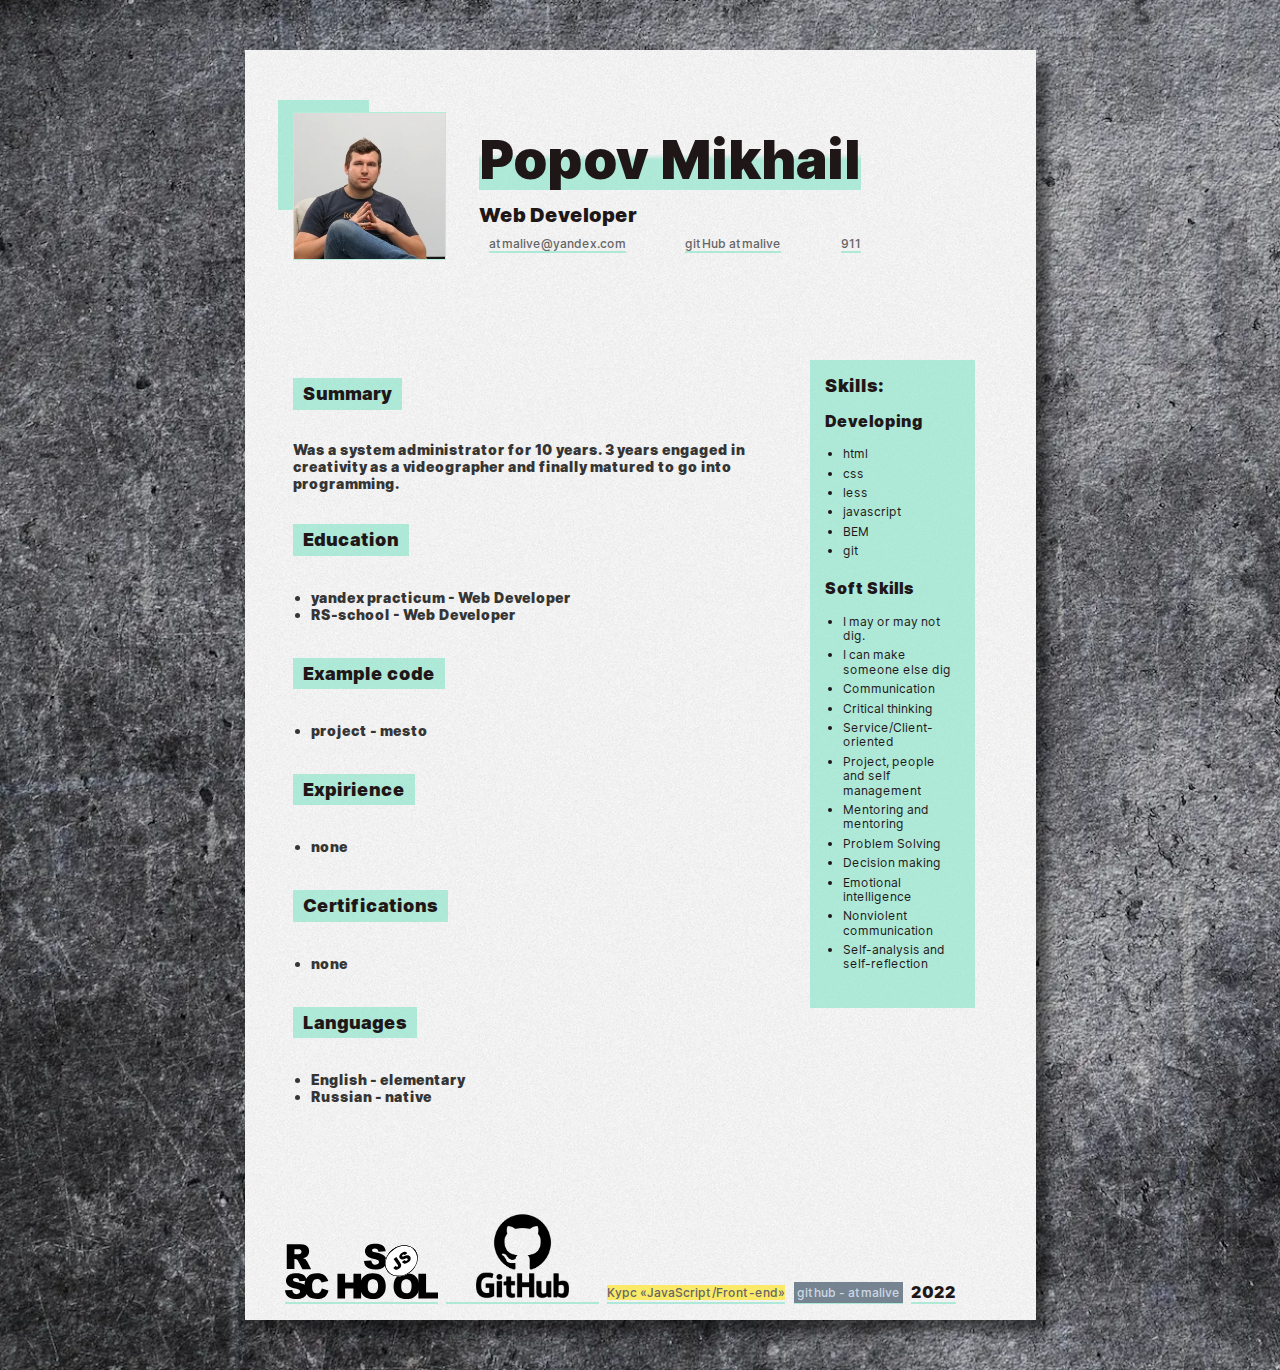
<file: index.html>
<!DOCTYPE html>
<html lang="en">
<head>
    <meta charset="UTF-8">
    <meta http-equiv="X-UA-Compatible" content="IE=edge">
    <meta name="viewport" content="width=device-width, initial-scale=1.0">
    <title>resume</title>
    <link rel="stylesheet" href="index.css">
</head>
<body class="body">
    <div class="page">
        <div class="background"></div>
        <header class="header">
            <div class="header__block"></div>
            <img src="./assets/img/iam.webp" alt="i am" class="header__img">
            <div class="header__info">
                <h1 class="header__name">Popov Mikhail</h1>
                <p class="header__title">Web Developer</p>
                <nav>
                    <ul class="header__contacts">
                         <li class="header__li"><a href="mailto:atmalive@yandex.com" class="header__contact link">atmalive@yandex.com</a></li>
                         <li class="header__li"><a href="https://github.com/atmalive" class="header__contact link" target="_blank">gitHub atmalive</a></li>
                         <li class="header__li"><a href="tel:911" class="header__contact link">911</a></li>
                    </ul>
                </nav>            
            </div>
        </header>

        <main class="main">
            <section class="info">
                <h3 class="info__about">Summary</h3>
                <p class="info__about-text">Was a system administrator for 10 years. 3 years engaged in creativity as a videographer and finally matured to go into programming.</p>
                <h3 class="info__about">Education</h3>
                <ul class="info__list">
                    <li class="info__about-text">yandex practicum - Web Developer</li>
                    <li class="info__about-text">RS-school - Web Developer</li>
                </ul>
                <h3 class="info__about">Example code</h3>
                <ul class="info__list">
                    <li class="info__about-text"><a href="https://github.com/atmalive/mesto" class="info__about-text link" target="_blank">project - mesto</a></li></ul>

                <h3 class="info__about">Expirience</h3>
                <ul class="info__list">
                    <li class="info__about-text">none</li></ul>
                <h3 class="info__about">Certifications</h3>
                <ul class="info__list">
                    <li class="info__about-text">none</li></ul>
                <h3 class="info__about">Languages</h3>
                <ul class="info__list">
                    <li class="info__about-text">English - elementary</li>
                    <li class="info__about-text">Russian - native</li>
                </ul>
            </section>
            <aside class="skills">
                <h2 class="skills__skills">Skills:</h2>
                <h3 class="skills__info">Developing</h3>
                <ul class="info__list">
                    <li class="skills__dev-text">html</li>
                    <li class="skills__dev-text">css</li>
                    <li class="skills__dev-text">less</li>
                    <li class="skills__dev-text">javascript</li>
                    <li class="skills__dev-text">BEM</li>
                    <li class="skills__dev-text">git</li>
                </ul>
                <h3 class="skills__info">Soft Skills</h3>
                <ul class="info__list">
                    <li class="skills__dev-text">I may or may not dig.</li>
                    <li class="skills__dev-text">I can make someone else dig</li>
                    <li class="skills__dev-text">Communication</li>
                    <li class="skills__dev-text">Critical thinking</li>
                    <li class="skills__dev-text">Service/Client-oriented</li>
                    <li class="skills__dev-text">Project, people and self management</li>
                    <li class="skills__dev-text">Mentoring and mentoring</li>
                    <li class="skills__dev-text">Problem Solving</li>
                    <li class="skills__dev-text">Decision making</li>
                    <li class="skills__dev-text">Emotional intelligence</li>
                    <li class="skills__dev-text">Nonviolent communication</li>
                    <li class="skills__dev-text">Self-analysis and self-reflection</li>
                </ul>
            </aside>
        </main>

        <footer class="footer">
            <nav class="footer__nav">
                <ul class="footer__links">
                    <li class="footer__link"><a href="https://rs.school/js/" target="_blank"><img src="./assets/img/rs_school_js.svg" alt="RS-school" class="footer__img link"></a></li>
                    <li class="footer__link"><a href="https://github.com/atmalive/" target="_blank"><img src="./assets/img/GitHub-Logo.webp" alt="github atmalive" class="footer__img link"></a></li>
                    <li class="footer__link"><a href="https://rs.school/js/" class="footer__text footer__text_rsschool link" target="_blank">Курс «JavaScript/Front-end»</a></li>
                    <li class="footer__link"><a href="https://github.com/atmalive/" class="footer__text footer__text_github link" target="_blank">github - atmalive</a></li>
                    <li class="footer__link"><p class="footer__text footer__text_year">2022</p></li>
                </ul>
            </nav>
        </footer>
    </div>
</body>
</html>
</file>
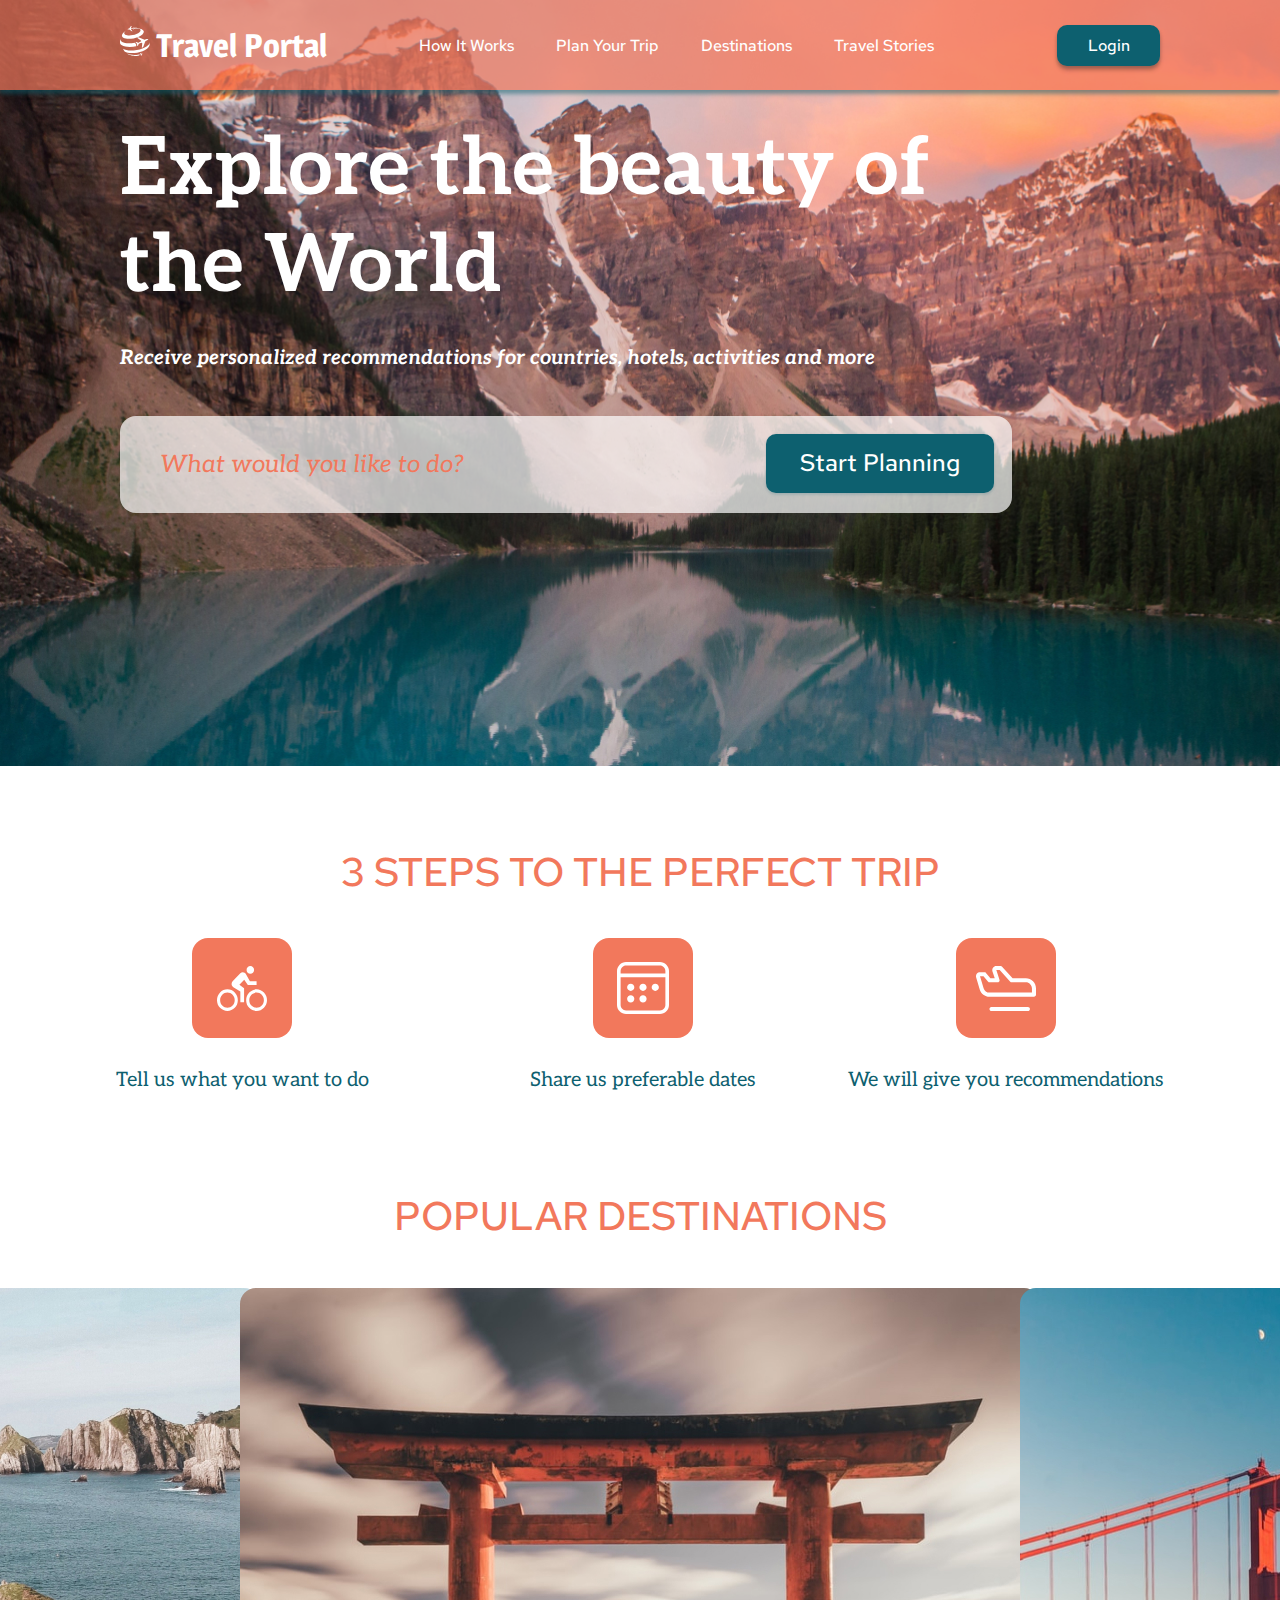
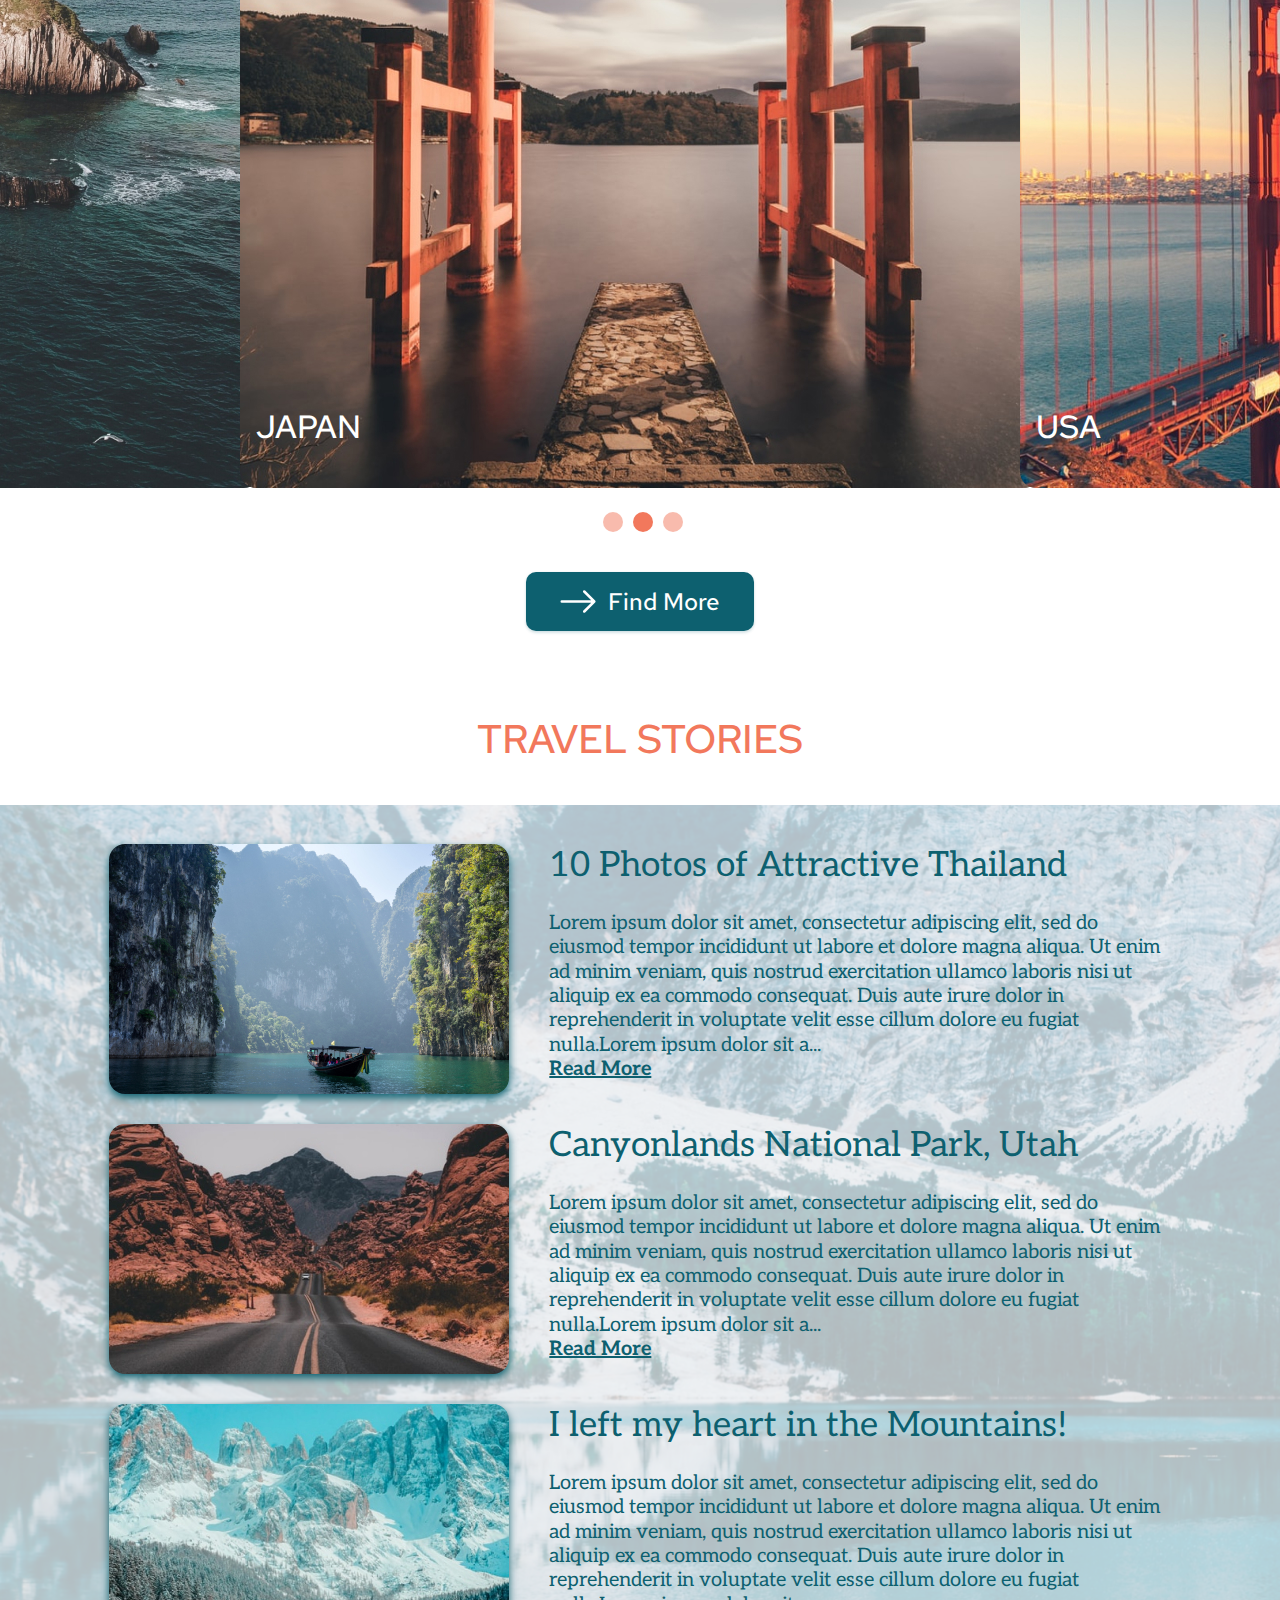
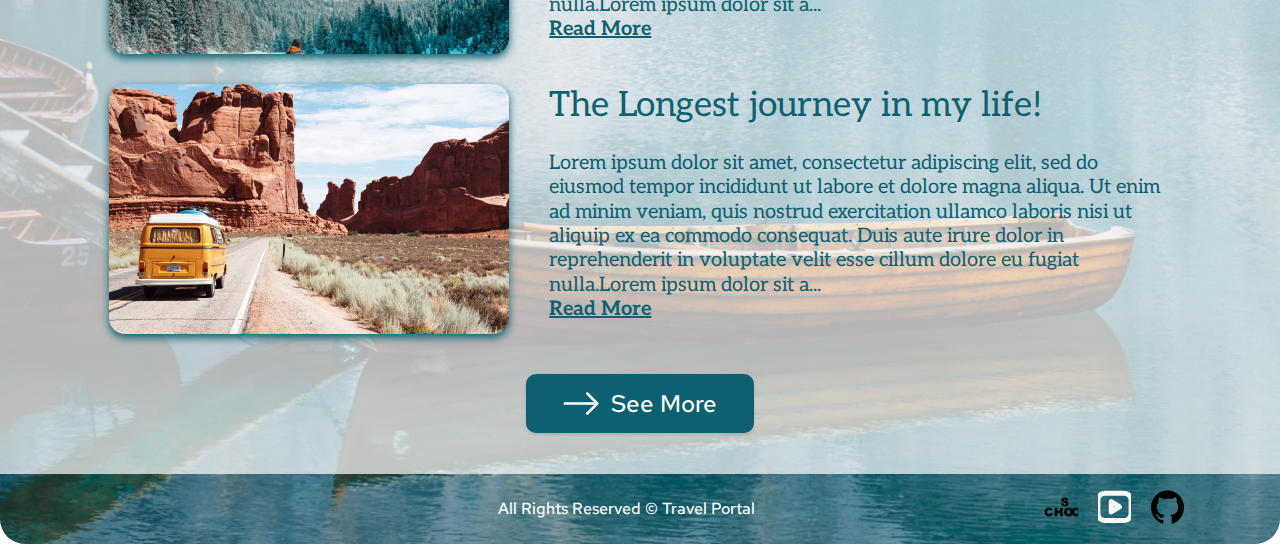
<file: travel/index.html>
<!DOCTYPE html>

<html lang="zxx">
<head>
    <meta charset="UTF-8">
    <meta http-equiv="X-UA-Compatible" content="IE=edge">
    <meta name="viewport" content="width=device-width, initial-scale=1.0">
    <title>Travel</title>
    <link rel="icon" type="image/x-icon" href="./image/icon/logo.svg">
    <link rel="stylesheet" href="./vendor/normalize.css">
    <link rel="preconnect" href="https://fonts.googleapis.com">
    <link rel="preconnect" href="https://fonts.gstatic.com" crossorigin>
    <link href="https://fonts.googleapis.com/css2?family=Aleo:ital,wght@0,400;0,700;1,400;1,700&family=Magra:wght@700&family=Red+Hat+Text:wght@500&display=swap" rel="stylesheet">
    <link rel="stylesheet" href="./index.css">
</head>
<body class="body">
    <div class="page">
        <div class="page__background">
            <header class="header">
                <div class="header__logo-text">
                    <img src="./image/icon/logo.svg" alt="Logo" class="header__logo">
                    <p class="header__text-logo">Travel Portal</p>
                    <button class="header__button-menu"><img src="./image/icon/buttonMobile.svg" alt=""></button>
                </div>
                <nav class="header__navigation">
                    <ul class="header__links">
                        <li><a href="#preview" class="header__link">How It Works</a></li>
                        <li><a href="#steps" class="header__link">Plan Your Trip</a></li>
                        <li><a href="#destinations" class="header__link">Destinations</a></li>
                        <li><a href="#stories" class="header__link">Travel Stories</a></li>
                    </ul>
                </nav>
                <button class="header__button">Login</button>
            </header>

            <section class="preview" id="preview">
                <h1 class="preview__title">Explore the beauty of the World</h1>
                <p class="preview__text">Receive personalized recommendations for countries, hotels, activities and more</p>
                <form class="search">
                    <input type="text" placeholder="What would you like to do?" class="search__input">
                    <button class="search__button">Start Planning</button>
                </form>
            </section>
        </div>

        <main class="main">
            <section class="steps" id="steps">
                <h2 class="title steps__title">3 STEPS TO THE PERFECT TRIP</h2>
                <div class="steps__icons">
                    <div class="steps__icon">
                        <img src="./image/icon/cycle.svg" alt="cycle" class="steps__img">
                        <p class="steps__text">Tell us what you want to do</p>
                    </div>
                    <div class="steps__icon">
                        <img src="./image/icon/calc.svg" alt="calculator" class="steps__img">
                        <p class="steps__text">Share us preferable dates</p>
                    </div>
                    <div class="steps__icon">
                        <img src="./image/icon/air.svg" alt="air" class="steps__img">
                        <p class="steps__text">We will give you recommendations</p>
                    </div>
                </div>
            </section>
            <section class="destinations" id="destinations">
                <h2 class="title destinations__title">POPULAR DESTINATIONS</h2>
                <div class="destinations__cards">
                    <figure class="destinations__card">
                        <img src="./image/spain.jpg" alt="spain" class="destinations__img">
                        <figcaption class="destinations__figcaption">SPAIN</figcaption>
                    </figure>
                    <figure class="destinations__card">
                        <img src="./image/japan.jpg" alt="japan" class="destinations__img">
                        <figcaption class="destinations__figcaption">JAPAN</figcaption>
                    </figure>
                    <figure class="destinations__card">
                        <img src="./image/usa.jpg" alt="usa" class="destinations__img">
                        <figcaption class="destinations__figcaption">USA</figcaption>
                    </figure>
                </div>
                <div class="destinations__buttons">
                    <button class="destinations__buttons-under-cards"></button>
                    <button class="destinations__buttons-under-cards"></button>
                    <button class="destinations__buttons-under-cards"></button>
                </div>
                <button class="destinations__find-button">

                    <svg class="destinations__arrow" width="36" height="23" fill="none" xmlns="http://www.w3.org/2000/svg"><path fill-rule="evenodd" clip-rule="evenodd" d="M.5 11.5a1.25 1.25 0 0 1 1.25-1.25h29.48l-7.87-7.87A1.25 1.25 0 0 1 25.14.61l10 10a1.25 1.25 0 0 1 0 1.78l-10 10a1.25 1.25 0 0 1-1.78-1.78l7.87-7.86H1.75A1.25 1.25 0 0 1 .5 11.5Z" fill="#fff"/></svg>

                    <svg class="destinations__arrow-mini" width="10" height="10" fill="none" xmlns="http://www.w3.org/2000/svg"><path fill-rule="evenodd" clip-rule="evenodd" d="M.63 5a.31.31 0 0 1 .3-.31h7.38L6.34 2.72a.31.31 0 0 1 .44-.44l2.5 2.5a.31.31 0 0 1 0 .44l-2.5 2.5a.31.31 0 0 1-.44-.44L8.31 5.3H.94A.31.31 0 0 1 .63 5Z" fill="#fff"/></svg>

                     Find More</button>
            </section>

        </main>
        <div class="footer__background">
            <section class="stories" id="stories">
                <h2 class="title stories__title">TRAVEL STORIES</h2>
                <div class="stories__cards">
                    <div class="stories__card">
                        <img src="./image/cardthai.jpg" alt="Thai" class="stories__img">
                        <div class="stories__info">
                            <h3 class="stories__title-text">10 Photos of Attractive Thailand</h3>
                            <p class="stories__text">Lorem ipsum dolor sit amet, consectetur adipiscing elit, sed do eiusmod tempor incididunt ut labore et dolore magna aliqua. Ut enim ad minim veniam, quis nostrud exercitation ullamco laboris nisi ut aliquip ex ea commodo consequat. Duis aute irure dolor in reprehenderit in voluptate velit esse cillum dolore eu fugiat nulla.Lorem ipsum dolor sit a... </p>
                            <a href="#" class="stories__link">Read More</a>
                        </div>
                    </div>
                    <div class="stories__card">
                        <img src="./image/cardutah.jpg" alt="utah" class="stories__img">
                        <div class="stories__info">
                            <h3 class="stories__title-text">Canyonlands National Park, Utah</h3>
                            <p class="stories__text">Lorem ipsum dolor sit amet, consectetur adipiscing elit, sed do eiusmod tempor incididunt ut labore et dolore magna aliqua. Ut enim ad minim veniam, quis nostrud exercitation ullamco laboris nisi ut aliquip ex ea commodo consequat. Duis aute irure dolor in reprehenderit in voluptate velit esse cillum dolore eu fugiat nulla.Lorem ipsum dolor sit a... </p>
                            <a href="#" class="stories__link">Read More</a>
                        </div>
                    </div>
                    <div class="stories__card">
                        <img src="./image/cardmount.jpg" alt="Mount" class="stories__img">
                        <div class="stories__info">
                            <h3 class="stories__title-text">I left my heart in the Mountains!</h3>
                            <p class="stories__text">Lorem ipsum dolor sit amet, consectetur adipiscing elit, sed do eiusmod tempor incididunt ut labore et dolore magna aliqua. Ut enim ad minim veniam, quis nostrud exercitation ullamco laboris nisi ut aliquip ex ea commodo consequat. Duis aute irure dolor in reprehenderit in voluptate velit esse cillum dolore eu fugiat nulla.Lorem ipsum dolor sit a... </p>
                            <a href="#" class="stories__link">Read More</a>
                        </div>
                    </div>
                    <div class="stories__card">
                        <img src="./image/cardlife.jpg" alt="life" class="stories__img">
                        <div class="stories__info">
                            <h3 class="stories__title-text">The Longest journey in my life!</h3>
                            <p class="stories__text">Lorem ipsum dolor sit amet, consectetur adipiscing elit, sed do eiusmod tempor incididunt ut labore et dolore magna aliqua. Ut enim ad minim veniam, quis nostrud exercitation ullamco laboris nisi ut aliquip ex ea commodo consequat. Duis aute irure dolor in reprehenderit in voluptate velit esse cillum dolore eu fugiat nulla.Lorem ipsum dolor sit a... </p>
                            <a href="" class="stories__link">Read More</a>
                        </div>
                    </div>
                    <button class="stories__button"><svg class="destinations__arrow" width="36" height="23" fill="none" xmlns="http://www.w3.org/2000/svg"><path fill-rule="evenodd" clip-rule="evenodd" d="M.5 11.5a1.25 1.25 0 0 1 1.25-1.25h29.48l-7.87-7.87A1.25 1.25 0 0 1 25.14.61l10 10a1.25 1.25 0 0 1 0 1.78l-10 10a1.25 1.25 0 0 1-1.78-1.78l7.87-7.86H1.75A1.25 1.25 0 0 1 .5 11.5Z" fill="#fff"/></svg>

                        <svg class="destinations__arrow-mini" width="10" height="10" fill="none" xmlns="http://www.w3.org/2000/svg"><path fill-rule="evenodd" clip-rule="evenodd" d="M.63 5a.31.31 0 0 1 .3-.31h7.38L6.34 2.72a.31.31 0 0 1 .44-.44l2.5 2.5a.31.31 0 0 1 0 .44l-2.5 2.5a.31.31 0 0 1-.44-.44L8.31 5.3H.94A.31.31 0 0 1 .63 5Z" fill="#fff"/></svg>  See More</button>
                </div>
            </section>

            <footer class="footer">
                <p class="footer__copyright">All Rights Reserved © Travel Portal</p>
                <nav class="footer__navigation">
                    <ul class="footer__links" id="footer">
                        <li><a target="_blank" href="https://rs.school/js-stage0/" class="footer__link"><img src="./image/rsschool.png" alt="rsschool" class="footer__img"></a></li>
                        <li><a target="_blank" href="#" class="footer__link"><img src="./image/icon/youtube.svg" alt="youtube" class="footer__img"></a></li>
                        <li><a target="_blank" href="https://github.com/atmalive/rsschool-cv" class="footer__link"><img src="./image/github.png" alt="github" class="footer__img"></a></li>
                    </ul>
                </nav>
            </footer>
        </div>
        
        <div class="menu__burger">
          
            <button class="menu__close-button"><svg width="30" height="30" fill="none" xmlns="http://www.w3.org/2000/svg"><path d="m16.18 15 6.07-6.07a.83.83 0 0 0-1.17-1.18L15 13.82 8.93 7.74a.83.83 0 0 0-1.18 1.18L13.83 15l-6.09 6.07a.83.83 0 1 0 1.18 1.18L15 16.18l6.08 6.07a.83.83 0 0 0 1.17-1.18L16.18 15Z" fill="#fff" fill-opacity=".7"/></svg></button>

            <nav class="menu__navigation">
                <ul class="menu__links">
                    <li class="menu__link-item"><a href="#preview" class="menu__link">How It Works</a></li>
                    <li class="menu__link-item"><a href="#steps" class="menu__link">Plan Your Trip</a></li>
                    <li class="menu__link-item"><a href="#destinations" class="menu__link">Destinations</a></li>
                    <li class="menu__link-item"><a href="#stories" class="menu__link">Travel Stories</a></li>
                    <li class="menu__link-item"><a href="#" class="menu__link menu__link-account">Account</a></li>
                    <li class="menu__link-item"><a href="#footer" class="menu__link">Social Media</a></li>
                </ul>
        </div>

    </div>
    <script src="./index.js"></script>
</body>
</html>
</file>
<file: travel/index.css>
/* * {
    border: 0.1px solid red;
    box-sizing: border-box;
} */


/* @media screen and (max-width: 715px) {
    .elements {

    }
} */


.body {
    width: 100%;
    margin: 0 auto;
    display: flex;
    justify-content: center;
    box-sizing: border-box;
    -webkit-font-smoothing: antialiased;
    -moz-osx-font-smoothing: grayscale;
}

.page {
    position: relative;
        width: 100%;
    max-width: 1440px;
    margin: 0 auto;
    display: flex;
    flex-direction: column;
    box-sizing: border-box;
    overflow: hidden;
}

.page__background {
    position: relative;
    width: 100%;
    display: flex;
    flex-direction: column;
    background: url('./image/background1.jpg') no-repeat;
    background-size: cover;
    margin: 0 0 82px 0;
}

@media screen and (max-width: 390px) {
    .page__background {
        justify-content: center;
        align-items: center;
        background: url('./image/backgroundMobile.jpg') no-repeat;
        background-size: auto;
        border-top-left-radius: 25px;
        border-top-right-radius: 25px;
        margin: 0 0 20px 0;

    }
}

.header {
    width: 100%;
    max-width: 1440px;
    display: flex;
    justify-content: space-between;
    align-items: center;
    margin: 0 0 32px;
    padding: 25px 120px 24px 120px;
    background: rgba(242, 120, 92, 0.7);
    box-shadow: 0px 4px 4px rgba(13, 96, 111, 0.5);
    box-sizing: border-box;
}

@media screen and (max-width: 763px) {
    .header {
        padding: 24px;
    }
}

@media screen and (max-width: 390px) {
    .header {
        width: 92%;
        background: none;
        box-shadow: none;
        padding: 45px 0 58px 0;
        margin: 0;
    }
}

.header__logo-text {
     display: flex;
    /* justify-content: space-between;     */
    align-items: flex-start;
    margin: 0;
}

@media screen and (max-width: 390px) {
    .header__logo-text {
        width: 100%;
        justify-content: space-between;
    }
}

.header__button-menu {
   background-color: transparent;
   border: none;
   padding: 0 0 2px 0;
}

@media screen and (min-width: 391px) {
    .header__button-menu {
     display: none;
    }
}

.header__logo {
    width: 30px;
    height: 30px;
    object-fit: contain;
    margin: 0 6px 0 0;
}

.header__text-logo {
    font-family: 'Magra';
    font-weight: 600;
    font-size: 32px;
    line-height: 1.22;
    color: #FFFFFF;
    margin: 0;
}

@media screen and (max-width: 390px) {
    .header__text-logo {
     display: none;
    }
}

/* .header__navigation {

} */

@media screen and (max-width: 390px) {
    .header__navigation {
     display: none;
    }
}

.header__links {
    display: flex;
    justify-content: space-between;
    align-items: center;
    margin: 0;
    padding: 0 0 0 11px;
    list-style: none;
}

@media screen and (max-width: 683px) {
    .header__links {
        flex-direction: column;
    }
}

.header__link {
    text-decoration: none;
    transition: 0.6s;
    font-family: 'Red Hat Text';
    font-style: normal;
    font-weight: 500;
    font-size: 16px;
    line-height: 21px;
    color: #FFFFFF;
    scroll-behavior: smooth;
}

.header__link:last-child {
    margin: 0 42px 0 0;
}

@media screen and (max-width: 683px) {
    .header__link:last-child {
        margin: 0;
    }
}

.header__link:hover {
    opacity: 0.6;
}

.header__button {
    display: flex;
    flex-direction: row;
    justify-content: center;
    align-items: center;
    width: 103px;
    height: 41px;
    background: #0D606F;
    box-shadow: 0px 4px 4px rgba(0, 0, 0, 0.25), 0px 2px 3px rgba(13, 96, 111, 0.16);
    border-radius: 10px;
    font-family: 'Red Hat Text';
    font-weight: 500;
    font-size: 16px;
    line-height: 1.22;
    color: #FFFFFF;
    border: none;
    cursor: pointer;
    transition: 0.5s;
}

@media screen and (max-width: 390px) {
    .header__button {
     display: none;
    }
}

.header__button:hover {
    opacity: 0.6;
}

.preview {
    max-width: 892px;
    width: 80%;
    display: flex;
    flex-direction: column;
    align-items: flex-start;
    margin: 0 0 225px 120px;
}

@media screen and (max-width: 683px) {
    .preview {
        width: 93%;
        margin: 0;
    }
}

.preview__title {
    font-family: 'Aleo';
    font-style: normal;
    font-weight: 700;
    font-size: 80px;
    line-height: 1.21;
    color: #FFFFFF;
    margin: 0 0 30px;
}

.preview__text {
    font-family: 'Aleo';
    font-style: italic;
    font-weight: 700;
    font-size: 20px;
    line-height: 1.22;
    color: #FFFFFF;
    margin: 0 0 46px;
}

@media screen and (max-width: 390px) {
    .preview__title, .preview__text {
     display: none;
    }
}

.search {
    position: relative;
    max-width: 892px;
    width: 100%;
    height: 95px;
    display: flex;
    justify-content: space-between;   
    margin: 0 0 30px 0; 
}

@media screen and (max-width: 390px) {
    .search {
        height: 48px;
        margin: 0 0 61px 0;
    }
}

.search__input {

    display: block;
    width: 100%;
    height: 100%;
    background: rgba(255, 255, 255, 0.7);
    border-radius: 16px;
    align-items: center;
    font-family: 'Aleo';
    font-style: italic;
    font-weight: 400;
    font-size: 24px;
    line-height: 1.22;
    color: #F2785C;
    outline: unset;
    border: none;
    padding-left: 40px;
}

@media screen and (max-width: 390px) {
    .search__input {
        font-size: 14px;
        padding-left: 14px;
    }
}

.search__input::placeholder {
    font-family: 'Aleo';
    font-style: italic;
    font-weight: 400;
    font-size: 24px;
    line-height: 1.22;
    color: #F2785C;
}

@media screen and (max-width: 390px) {
    .search__input::placeholder {
        font-size: 14px;
    }
}

.search__button {
    position: absolute;
    display: flex;
    right: 18px;
    top: 18px;
    flex-direction: row;
    justify-content: center;
    align-items: center;
    width: 228px;
    height: 59px;
    background: #0D606F;
    box-shadow: 0px 0px 3px rgba(13, 96, 111, 0.08), 0px 2px 3px rgba(13, 96, 111, 0.16);
    border-radius: 10px;
    font-family: 'Red Hat Text';
    font-weight: 500;
    font-size: 24px;
    line-height: 1.5;
    color: #FFFFFF;
    border: none;
    z-index: 3;
    cursor: pointer;
    transition: 0.5s;
}

@media screen and (max-width: 390px) {
    .search__button {
        font-size: 11px;
        width: 92px;
        height: 30px;
        right: 8px;
        top: 9px;
    }
}

.search__button:hover {
    opacity: 0.6;
}

.main {
    width: 100%;
    display: flex;
    flex-direction: column;
    justify-content: space-between;
    align-items: center;
    margin: 0 0 174px 0;
}

@media screen and (max-width: 390px) {
    .main {
        margin: 0 0 49px 0;
    }
}

.steps {
    width: 100%;
    display: flex;
    flex-direction: column;
    justify-content: space-between;
    align-items: center;
    margin: 0 0 100px 0;
}

@media screen and (max-width: 390px) {
    .steps {
        margin: 0 0 22px 0;
    }
}


.title {
    font-family: 'Red Hat Text';
    font-style: normal;
    font-weight: 500;
    font-size: 40px;
    line-height: 1.21;
    color: #F2785C;
    margin: 0;
}

@media screen and (max-width: 390px) {
    .title {
    font-size: 14px;
    }
}

.steps__title {
    margin: 0 0 42px 0;
}

@media screen and (max-width: 390px) {
    .steps__title {
        margin: 0 0 23px 0;
    }
}

.steps__icons {
    position: relative;
    width: 81.9%;
    display: flex;
    justify-content: space-between;
    align-items: center;
}

@media screen and (max-width: 600px) {
    .steps__icons {
        width: 100%;
        align-items: center;
    }
}

@media screen and (max-width: 390px) {
    .steps__icons {
        align-items: flex-start;
        justify-content: space-between;
    }
}

.steps__icon {
    display: flex;
    flex-direction: column;
    justify-content: space-between;
    align-items: center;
    /* margin: 0 6% 0 8% */
}

@media screen and (max-width: 390px) {
    .steps__icon {
        margin: 0;
    }
}

.steps__icon:nth-last-of-type(2) {
    margin-left: 69px;
}

@media screen and (max-width: 631px) {
    .steps__icon:nth-last-of-type(2) {
        margin-left: 0;
    }
}

@media screen and (max-width: 390px) {
    .steps__icon:nth-last-of-type(2) {
        margin: 0;
    }
}

.steps__img {
    width: 100px;
    height: 100px;
    object-fit: contain;
    margin: 0 0 30px 0;
}

@media screen and (max-width: 633px) {
    .steps__img {
    width: 70px;
    height: 70px;
    margin: 0 0 20px 0;
    }
}

.steps__text {
    font-family: 'Aleo';
    font-style: normal;
    font-weight: 400;
    font-size: 20px;
    line-height: 1.2;
    margin: 0;
    color: #0D606F;
}

@media screen and (max-width: 600px) {
    .steps__text {
        text-align: center;
        font-size: 10px;
        max-width: 105px;
    }
}

.destinations {
    width: 100%;
    display: flex;
    flex-direction: column;
    justify-content: space-between;
    align-items: center;
}

.destinations__title {
    margin: 0 0 47px 0;
}

@media screen and (max-width: 390px) {
    .destinations__title {
        margin: 0 0 20px 0;
    }
}

.destinations__cards {
    position: relative;
    display: flex;
    max-width: 1440px;
    width: 100%;
    justify-content: center;
    align-items: center;
    margin: 0 0 24px 0;
    overflow: hidden;
}

@media screen and (max-width: 390px) {
    .destinations__cards {
        margin: 0 0 6px 0;
    }
}

.destinations__card {
    position: relative;
    width: 800px;
    height: 800px;
    border-radius: 16px;
    /* margin: 0 0 0 59px; */
    margin: 0;
}

@media screen and (max-width: 805px) {
    .destinations__card {
        max-width: 800px;
        max-width: 800px;
        width: 100%;
        height: 100%;
    }
}

@media screen and (max-width: 390px) {
    .destinations__card {
        display: flex;
        justify-content: center;
    }
}

.destinations__card:first-child {
    position: absolute;
    left: -540px;
    margin: 0;
}

.destinations__card:last-child {
    position: absolute;
    right: -540px;
    margin: 0;
}

@media screen and (max-width: 1200px) {
    .destinations__card:first-child {
       display: none;
    }
}

@media screen and (max-width: 1200px) {
    .destinations__card:last-child {
        display: none;
    }
}


.destinations__img {
    width: 100%;
    height: 100%;
    border-radius: 16px;
}

@media screen and (max-width: 390px) {
    .destinations__img {
        width: 360px;
        height: 210px;
    }
}

.destinations__figcaption {
    position: absolute;
    width: 108px;
    height: 42px;
    left: 16px;
    bottom: 39px;
    font-family: 'Red Hat Text';
    font-style: normal;
    font-weight: 500;
    font-size: 32px;
    line-height: 1.22;
    color: #FFFFFF;
    z-index: 3;
}

@media screen and (max-width: 390px) {
    .destinations__figcaption {
        font-size: 20px;
        left: 28px;
        bottom: 160px;
    }
}

.destinations__buttons {
    display: flex;
    justify-content: center;
    align-items: center;
    margin: 0 0 40px 0;
}

@media screen and (max-width: 390px) {
    .destinations__buttons {
        margin: -26px 0 22px 0;
        z-index: 10;
    }
}

.destinations__buttons-under-cards {
    width: 20px;
    height: 20px;
    background: rgba(242, 120, 92, 0.5);
    border: none;
    border-radius: 16px;
    margin: 0 2px 0 8px;
    cursor: pointer;
    transition: 0.5s;
}

@media screen and (max-width: 390px) {
    .destinations__buttons-under-cards {
        width: 8px;
        height: 8px;
        border-radius: 100%;
        margin: 0 2px 0 1px;
    }
}

.destinations__arrow-mini {
    display: none;
}

@media screen and (max-width: 390px) {
    .destinations__arrow-mini {
        display: block;
        margin: 0 7px 0 0;
    }
}

.destinations__arrow {
    display: block;
}

@media screen and (max-width: 390px) {
    .destinations__arrow {
        display: none;
    }
}

.destinations__buttons-under-cards:hover {
    opacity: 0.6;
}

.destinations__buttons-under-cards:nth-child(2) {
    background: #F2785C;
}

@media screen and (max-width: 390px) {
    .destinations__buttons-under-cards:nth-child(1) {
        background: #F2785C;
        border: 1px solid #000000;
        box-shadow: 0px 4px 4px rgba(0, 0, 0, 0.25);
    }
}

@media screen and (max-width: 390px) {
    .destinations__buttons-under-cards:nth-child(2) {
        background: rgba(242, 120, 92, 0.5);
    }
}

.destinations__find-button {
    display: flex;
    justify-content: center;
    align-items: center;
    width: 228px;
    height: 59px;
    background: #0D606F;
    box-shadow: 0px 0px 3px rgba(13, 96, 111, 0.08), 0px 2px 3px rgba(13, 96, 111, 0.16);
    border-radius: 10px;
    border: none;
    font-family: 'Red Hat Text';
    font-style: normal;
    font-weight: 500;
    font-size: 24px;
    line-height: 1.22;
    color: #FFFFFF;
    cursor: pointer;
    transition: 0.5s;
}

@media screen and (max-width: 390px) {
    .destinations__find-button {
        width: 92px;
        height: 30px;
        font-size: 11px;
    }
}

.destinations__find-button:hover {
    opacity: 0.6;
}

.destinations__arrow {
    margin-right: 12px;
}

.footer__background {
    width: 100%;
    display: flex;
    flex-direction: column;
    justify-content: flex-start;
    align-items: center;
    background: url('./image/background2.jpg') no-repeat;
    background-size: cover;
    border-bottom-left-radius: 25px;
    border-bottom-right-radius: 25px;
}

.stories {
    width: 100%;
    display: flex;
    flex-direction: column;
    justify-content: flex-start;
    align-items: center;
    background: rgba(255, 255, 255, 0.7);
}

.stories__title {
    position: relative;
    top: -90px;
    margin: 0;
}

@media screen and (max-width: 390px) {
    .stories__title {
        top: -26px;
    }
}

.stories__cards {
    width: 99.9%;
    display: flex;
    flex-direction: column;
    justify-content: flex-start;
    align-items: center;
    margin: -9px 0 41px 0;
}

@media screen and (max-width: 390px) {
    .stories__cards {
        margin: -9px 0 8px 0;
    }
}

.stories__card {
    width: 83%;
    display: flex;
    justify-content: space-between;
    align-items: flex-start;
    margin: 0 0 30px 0;
}

@media screen and (max-width: 805px) {
    .stories__card {
        width: 93%;
    }
}

@media screen and (max-width: 390px) {
    .stories__card {
        margin: 0 0 15px 0;
    }
}

.stories__card:last-child {
    margin: 0 0 50px;
}

@media screen and (max-width: 390px) {
    .stories__card:last-child {
        margin: 0 0 10px 0;
    }
}

.stories__img {
    width: 400px;
    height: 250px;
    filter: drop-shadow(0px 4px 4px #0D606F);
    border-radius: 16px;
    margin: 0 40px 0 0;
    object-fit: cover;
}

@media screen and (max-width: 805px) {
    .stories__img {
        width: 155px;
        height: 130px;
        margin: 0 10px 0 0;
    }
}

.stories__info {
    width: 100%;
    max-width: 760px;
    display: flex;
    flex-direction: column;
    justify-content: space-between;
    align-items: flex-start;
}

.stories__title-text {
    font-family: 'Aleo';
    font-style: normal;
    font-weight: 400;
    font-size: 35px;
    line-height: 1.22;
    color: #0D606F;
    margin: 0 0 24px 0;
}

@media screen and (max-width: 805px) {
    .stories__title-text {
        font-size: 11px;
        margin: 0 0 10px 0;
    }
}

@media screen and (max-width: 390px) {
    .stories__title-text {
        padding: 7px 0 0 0;
        font-family: 'Aleo';
        font-style: normal;
        font-weight: 700;
        font-size: 11px;
    }
}

.stories__text {
    font-family: 'Aleo';
    font-style: normal;
    font-weight: 400;
    font-size: 20px;
    line-height: 1.22;
    color: #0D606F;
    margin: 0;
}

@media screen and (max-width: 805px) {
    .stories__text {
        font-size: 9px;
    }
}

.stories__link {
    font-family: 'Aleo';
    font-style: normal;
    font-weight: 700;
    font-size: 20px;
    line-height: 1.22;
    text-decoration-line: underline;
    color: #0D606F;
    margin: 0;
}

@media screen and (max-width: 805px) {
    .stories__link {
        font-size: 10px;
    }
}

.stories__button {
    display: flex;
    justify-content: center;
    align-items: center;
    width: 228px;
    height: 59px;
    background: #0D606F;
    box-shadow: 0px 0px 3px rgba(13, 96, 111, 0.08), 0px 2px 3px rgba(13, 96, 111, 0.16);
    border-radius: 10px;
    border: none;
    font-family: 'Red Hat Text';
    font-style: normal;
    font-weight: 500;
    font-size: 24px;
    line-height: 1.22;
    color: #FFFFFF;
    margin: 10px 0 0 0;
    cursor: pointer;
    transition: 0.5s;
}

@media screen and (max-width: 805px) {
    .stories__button {
        font-weight: 500;
        font-size: 11px;
        width: 92px;
        height: 30px;
    }
}

@media screen and (max-width: 390px) {
    .stories__button {
        margin: 0;
    }
}

.stories__button:hover {
    opacity: 0.6;
}

.stories__arrow {
    margin-right: 12px;
}

.footer {
    width: 100%;
    display: flex;
    justify-content: flex-end;
    align-items: center;
}

@media screen and (max-width: 390px) {
    .footer {
        height: 60px;
    }
}

.footer__copyright {
    font-family: 'Red Hat Text';
    font-style: normal;
    font-weight: 500;
    font-size: 16px;
    line-height: 1.22;
    color: #FFFFFF;
    margin-right: 12%;
}

@media screen and (max-width: 805px) {
    .footer__copyright {
        display: none;
    }
}

.footer__navigation {
    width: 29%;
    display: flex;
    align-items: center;
    justify-content: center;
}

@media screen and (max-width: 805px) {
    .footer__navigation {
        width: 100%;
    }
}

.footer__links {
    width: 100%;
    width: 140px;
    display: flex;
    justify-content: space-between;
    list-style: none;
}

@media screen and (max-width: 805px) {
    .footer__links {
        width: 50%;
        justify-content: space-evenly;
        margin: 0;
        padding: 0;
    }
}

.footer__link {
    transition: 0.5s;
}

.footer__link:hover {
    opacity: 0.6;
}

.footer__img {
    width: 33.65px;
    height: 33.65px;
    object-fit: cover;
}

@media screen and (max-width: 390px) {
    .footer__img {
        width: 31px;
        height: 25px;
        object-fit: contain;
    }
}

.menu__burger {
    position: absolute;
    display: flex;
    top: 10px;
    right: -180px;
    width: 165px;
    height: 250px;
    background: #F2785C;
    box-shadow: 0px 4px 3px rgba(13, 96, 111, 0.25);
    border-radius: 10px;
    transition: 0.6s;
    z-index: 10;
}

.menu__burger_active {
    right: 10px;
}

.menu__close-button {
    position: absolute;
    background: transparent;
    border: none;
    margin: 10px 0 0 10px;
    padding: 0;
}

.menu__navigation {
    padding: 44px 15px 30px 0;

}

.menu__links {
    list-style: none;
    margin: 0;
}

.menu__link-item {
    margin: 0 0 10px 0;
}

.menu__link-item:last-child {
    margin: 0;
}

.menu__link {
    text-decoration: none;
    transition: 0.6s;
    font-family: 'Red Hat Text';
    font-style: normal;
    font-weight: 500;
    font-size: 16px;
    line-height: 21px;
    color: #FFFFFF;
    scroll-behavior: smooth;

}
</file>
<file: index.css>
/* * {
    border: 0.3px solid red;
    box-sizing: border-box;
} */

@import url('./assets/font/inter.css');
@import url('./vendor/normalize.css');

.body {
    display: flex;
    justify-content: center;
    width: 100%;
    background: url('./assets/img/dirty-metal-texture.webp') repeat;
    background-size: cover;
    margin: 0 auto;
    font-family: "Inter", "Arial", sans-serif;
    -webkit-font-smoothing: antialiased;
    -moz-osx-font-smoothing: grayscale;
}

.page {
    position: relative;
    display: flex;
    flex-direction: column;
    justify-content: space-between;
    width: 791px;
    background-color: #fff;
    box-shadow: 12px 12px 10px rgba(0, 0, 0, 0.5);
    margin: 50px 0 50px 0;
}

.background {
    position: absolute;
    width: 100%;
    height: 100%;
    background: url('./assets/img/backgroundcv.webp') repeat;
    opacity: 0.5;
    /* z-index: 1; */
}

.header {
    display: flex;
    position: relative;
    justify-content: flex-start;
    margin: 50px 53px 100px 33px;
}

.header__block {
    position: absolute;
    width: 91px;
    height: 110px;
    left: 0px;
    top: 0px;
    background: #87e2c7a1;
}

.header__img {
    box-sizing: border-box;
    width: 153px;
    height: 148.33px;
    background: #FFFFFF;
    border: 1px solid #87e3c7a1;
    object-fit: cover;
    z-index: 3;
    margin: 12px 0 0 15px;
}

.header__info {
    display: flex;
    flex-direction: column;
    margin: 30px 0 0 33px;
}

.header__name {
    font-weight: 600;
    font-size: 54px;
    line-height: 60px;
    color: #1F1717;
    margin: 0 0 13px 0;
    background: linear-gradient(0deg, rgba(135, 227, 199, 0.631) 50%, transparent 60%);
}

.header__title {
    font-weight: 600;
    font-size: 20px;
    line-height: 1.2;
    color: #1F1717;
    margin: 0;
}

.header__contacts {
    display: flex;
    justify-content: space-between;
    width: 100%;
    margin: 0;
    padding: 0;
}

.header__li {
    margin: 6px 0 0 10px;
    list-style-type: none;
}

.header__contact {
    font-style: normal;
    font-weight: 500;
    font-size: 12px;
    line-height: 1.6;
    color: #646464;
    border-bottom: 2px solid #87e3c7a1;
}

.main {
    display: flex;
    justify-content: flex-start;
    align-items: flex-start;
}

.info {
    display: flex;
    flex-direction: column;
    align-items: flex-start;
    padding: 0px;
    margin: 0 43px 75px 48px;
    width: 60%;
    z-index: 5;
}

.info__list {
    padding-left: 18px;
}

.info__about {
    font-weight: 700;
    font-size: 18px;
    line-height: 1.2;
    color: #1F1717;
    background: #87e3c7a1;
    padding: 5px 10px;
}

.info__about-text {
    font-weight: 600;
    font-size: 14px;
    line-height: 1.2;
    color: #363535;
}

.skills {
    display: flex;
    flex-direction: column;
    align-items: flex-start;
    width: 17%;
    background: #87e3c7a1;
    margin: 0;
    padding: 15px;
    z-index: 5;
}

.skills__skills {
    font-weight: 700;
    font-size: 18px;
    line-height: 1.2;
    color: #1F1717;
    margin: 0 0 15px;
}

.skills__info {
    font-weight: 600;
    font-size: 16px;
    line-height: 1.2;
    color: #1F1717;
    margin: 0;
}

.skills__dev-text {
    font-weight: 400;
    font-size: 12px;
    line-height: 1.2;
    color: #1F1717;
    margin: 0;
    padding: 0 0 5px 0;
}

.footer {
    display: flex;
    justify-content: space-between;
    width: 90%;
    z-index: 5;
}

.footer__nav {
    display: flex;
    justify-content: space-between;
    width: 100%;
}

.footer__links {
    display: flex;
    justify-content: space-between;
    align-items:flex-end;
    list-style-type: none;
    width: 100%;
}

.footer__link {
    border-bottom: 2px solid #87e3c7a1;
}

.footer__text{
    font-style: normal;
    font-weight: 500;
    font-size: 12px;
    line-height: 1.6;
    margin: 0;
    color: #646464;
}

.footer__text_year {
    font-weight: 700;
    font-size: 16px;
    line-height: 1.2;
    color: #1F1717;
}

.footer__text_rsschool {
    background: #faea68;
}

.footer__text_github {
   background-color: #768390;
   color: #cdd9e5;
   padding: 3px;
}

.footer__img {
    box-sizing: border-box;
    width: 153px;
    object-fit: contain;
}

.link {
    text-decoration: none;
    transition: 0.6s;
    z-index: 5;
}

.link:hover {
    opacity: 0.6;
}
</file>
